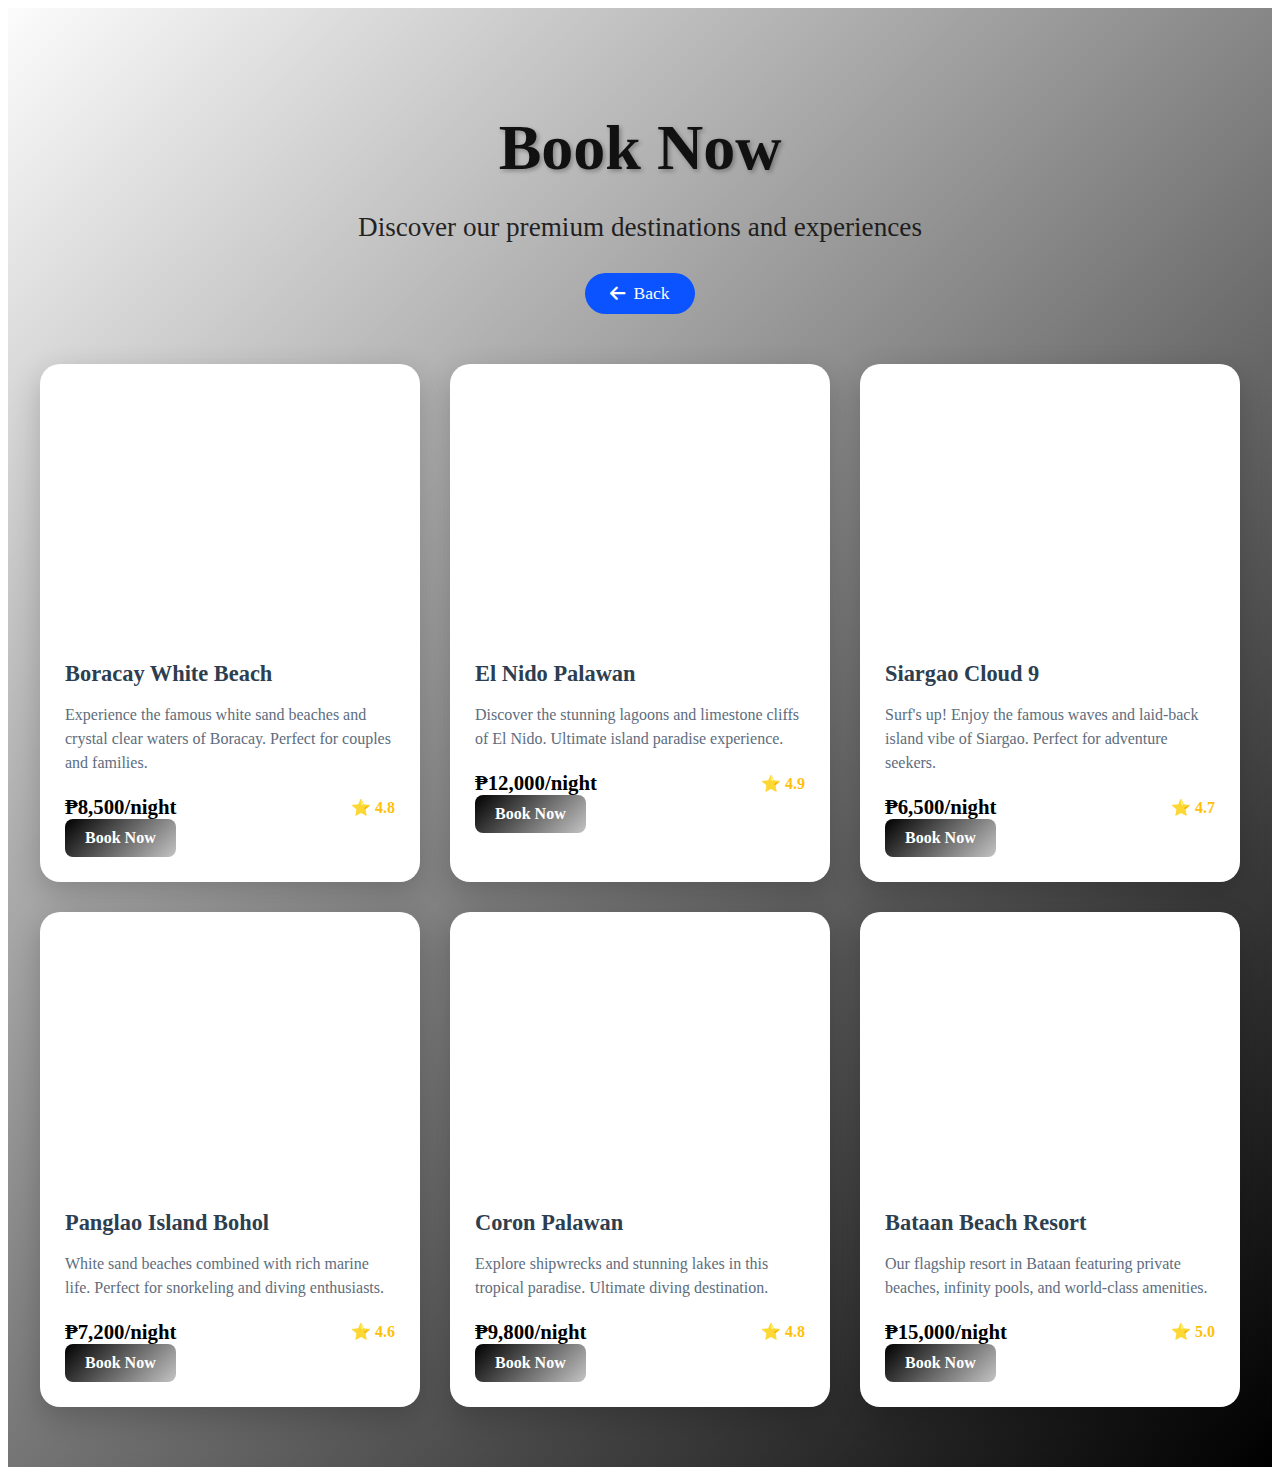
<file: StayBnB/Booking-section.html>
<!DOCTYPE html>
<html lang="en">
<head>
    <meta charset="UTF-8">
    <meta name="viewport" content="width=device-width, initial-scale=1.0">
    <title>Excellive Exclusive Gallery</title>
    <link rel="stylesheet" href="https://cdnjs.cloudflare.com/ajax/libs/font-awesome/6.4.0/css/all.min.css">
    <style>

       /* Gallery Section */
       
.gallery-section {
    padding: 60px 20px;
    background: linear-gradient(135deg, #fcfcfc 0%, #000000 100%);
    min-height: 100vh;
}

.gallery-container {
    max-width: 1200px;
    margin: 0 auto;
}

.gallery-header {
    text-align: center;
    margin-bottom: 50px;
    color: rgb(17, 17, 17);
}

.gallery-header h1 {
    font-size: 4rem;
    margin-bottom: 15px;
    text-shadow: 2px 2px 4px rgba(0, 0, 0, 0.3);
}

.gallery-header p {
    font-size: 1.7rem;
    opacity: 0.9;
    margin-bottom: 30px;
}

.back-btn {
    display: inline-flex;
    align-items: center;
    color: white;
    text-decoration: none;
    font-size: 1.1rem;
    padding: 10px 25px;
      background: rgb(10, 83, 254);
    border-radius: 50px;
    transition: all 0.3s ease;
}

.back-btn:hover {
    transform: translateX(-5px);
      background: rgb(0, 0, 0);
}

.back-btn i {
    margin-right: 8px;
}

/* Gallery Grid */
.gallery-grid {
    display: grid;
    grid-template-columns: repeat(auto-fit, minmax(300px, 1fr));
    gap: 30px;
}

/* Destination Card */
.destination-card {
    background: white;
    border-radius: 20px;
    overflow: hidden;
    box-shadow: 0 10px 30px rgba(0, 0, 0, 0.2);
    transition: transform 0.3s ease, box-shadow 0.3s ease;
    cursor: pointer;
}

.destination-card:hover {
    transform: translateY(-10px);
    box-shadow: 0 20px 40px rgba(0, 0, 0, 0.3);
}

.destination-image {
    height: 250px;
    background-size: cover;
    background-position: center;
    position: relative;
}

.destination-content {
    padding: 25px;
}

.destination-content h3 {
    font-size: 1.4rem;
    color: #2c3e50;
    margin-bottom: 10px;
    font-weight: 600;
}

.destination-content p {
    color: #5d6d7e;
    margin-bottom: 15px;
    line-height: 1.5;
}

.destination-features {
    display: flex;
    justify-content: space-between;
    align-items: center;
    margin-top: 20px;
}

.destination-price {
    font-size: 1.3rem;
    color: #000000;
    font-weight: 700;
}

.destination-rating {
    color: #ffc107;
    font-weight: 600;
}

.book-btn {
    background: linear-gradient(135deg, #000000 0%, #c4c4c4 100%);
    color: white;
    border: none;
    padding: 10px 20px;
    border-radius: 8px;
    font-weight: 600;
    cursor: pointer;
    transition: all 0.3s ease;
    text-decoration: none;
    display: inline-block;
}

.book-btn:hover {
    transform: translateY(-2px);
    box-shadow: 0 5px 15px rgba(0, 0, 0, 0.2);
}

/* Responsive */
@media (max-width: 768px) {
    .gallery-section {
        padding: 40px 15px;
    }
    
    .gallery-header h1 {
        font-size: 2.2rem;
    }
    
    .gallery-grid {
        grid-template-columns: 1fr;
    }
}
    </style>
</head>
<body>
    <section class="gallery-section">
        <div class="gallery-container">
            <div class="gallery-header">
                <h1>Book Now</h1>
                <p>Discover our premium destinations and experiences</p>
                <a href="exclusive folder/exlusivegallerypage.html" class="back-btn">
                    <i class="fas fa-arrow-left"></i> Back
                </a>
            </div>

                    <div class="gallery-grid">
                        <!-- Beach Resort 1 -->
                    <div class="destination-card">
                        <a href="boracay-resort.html" class="destination-link"></a>
                        <div class="destination-image" style="background-image: url('https://images.unsplash.com/photo-1507525428034-b723cf961d3e?ixlib=rb-4.0.3&auto=format&fit=crop&w=800&q=80');"></div>
                        <div class="destination-content">
                            <h3>Boracay White Beach</h3>
                            <p>Experience the famous white sand beaches and crystal clear waters of Boracay. Perfect for couples and families.</p>
                            <div class="destination-features">
                                <div class="destination-price">₱8,500/night</div>
                                <div class="destination-rating">⭐ 4.8</div>
                            </div>
                            <a href="booking.html?resort=boracay" class="book-btn">Book Now</a>
                        </div>
                    </div>

                    <!-- Beach Resort 2 -->
                    <div class="destination-card">
                        <a href="elnido-resort.html" class="destination-link"></a>
                        <div class="destination-image" style="background-image: url('https://images.unsplash.com/photo-1519046904884-53103b34b206?ixlib=rb-4.0.3&auto=format&fit=crop&w=800&q=80');"></div>
                        <div class="destination-content">
                            <h3>El Nido Palawan</h3>
                            <p>Discover the stunning lagoons and limestone cliffs of El Nido. Ultimate island paradise experience.</p>
                            <div class="destination-features">
                                <div class="destination-price">₱12,000/night</div>
                                <div class="destination-rating">⭐ 4.9</div>
                            </div>
                            <a href="booking.html?resort=elnido" class="book-btn">Book Now</a>
                        </div>
                    </div>

                    <!-- Beach Resort 3 -->
                    <div class="destination-card">
                        <a href="siargao-resort.html" class="destination-link"></a>
                        <div class="destination-image" style="background-image: url('https://images.unsplash.com/photo-1552733407-5d5c46c3bb3b?ixlib=rb-4.0.3&auto=format&fit=crop&w=800&q=80');"></div>
                        <div class="destination-content">
                            <h3>Siargao Cloud 9</h3>
                            <p>Surf's up! Enjoy the famous waves and laid-back island vibe of Siargao. Perfect for adventure seekers.</p>
                            <div class="destination-features">
                                <div class="destination-price">₱6,500/night</div>
                                <div class="destination-rating">⭐ 4.7</div>
                            </div>
                            <a href="booking.html?resort=siargao" class="book-btn">Book Now</a>
                        </div>
                    </div>

                    <!-- Beach Resort 4 -->
                    <div class="destination-card">
                        <a href="panglao-resort.html" class="destination-link"></a>
                        <div class="destination-image" style="background-image: url('https://images.unsplash.com/photo-1566073771259-6a8506099945?ixlib=rb-4.0.3&auto=format&fit=crop&w=800&q=80');"></div>
                        <div class="destination-content">
                            <h3>Panglao Island Bohol</h3>
                            <p>White sand beaches combined with rich marine life. Perfect for snorkeling and diving enthusiasts.</p>
                            <div class="destination-features">
                                <div class="destination-price">₱7,200/night</div>
                                <div class="destination-rating">⭐ 4.6</div>
                            </div>
                            <a href="booking.html?resort=panglao" class="book-btn">Book Now</a>
                        </div>
                    </div>

                    <!-- Beach Resort 5 -->
                    <div class="destination-card">
                        <a href="coron-resort.html" class="destination-link"></a>
                        <div class="destination-image" style="background-image: url('https://images.unsplash.com/photo-1544551763-46a013bb70d5?ixlib=rb-4.0.3&auto=format&fit=crop&w=800&q=80');"></div>
                        <div class="destination-content">
                            <h3>Coron Palawan</h3>
                            <p>Explore shipwrecks and stunning lakes in this tropical paradise. Ultimate diving destination.</p>
                            <div class="destination-features">
                                <div class="destination-price">₱9,800/night</div>
                                <div class="destination-rating">⭐ 4.8</div>
                            </div>
                            <a href="booking.html?resort=coron" class="book-btn">Book Now</a>
                        </div>
                    </div>

                    <!-- Beach Resort 6 -->
                    <div class="destination-card">
                        <a href="bataan-resort.html" class="destination-link"></a>
                        <div class="destination-image" style="background-image: url('https://images.unsplash.com/photo-1573843981267-be1999ff37cd?ixlib=rb-4.0.3&auto=format&fit=crop&w=800&q=80');"></div>
                        <div class="destination-content">
                            <h3>Bataan Beach Resort</h3>
                            <p>Our flagship resort in Bataan featuring private beaches, infinity pools, and world-class amenities.</p>
                            <div class="destination-features">
                                <div class="destination-price">₱15,000/night</div>
                                <div class="destination-rating">⭐ 5.0</div>
                            </div>
                            <a href="booking.html?resort=bataan" class="book-btn">Book Now</a>
                        </div>
                    </div>
                </div>
            </div>
        </div>
    </section>
</body>
</html>
</file>
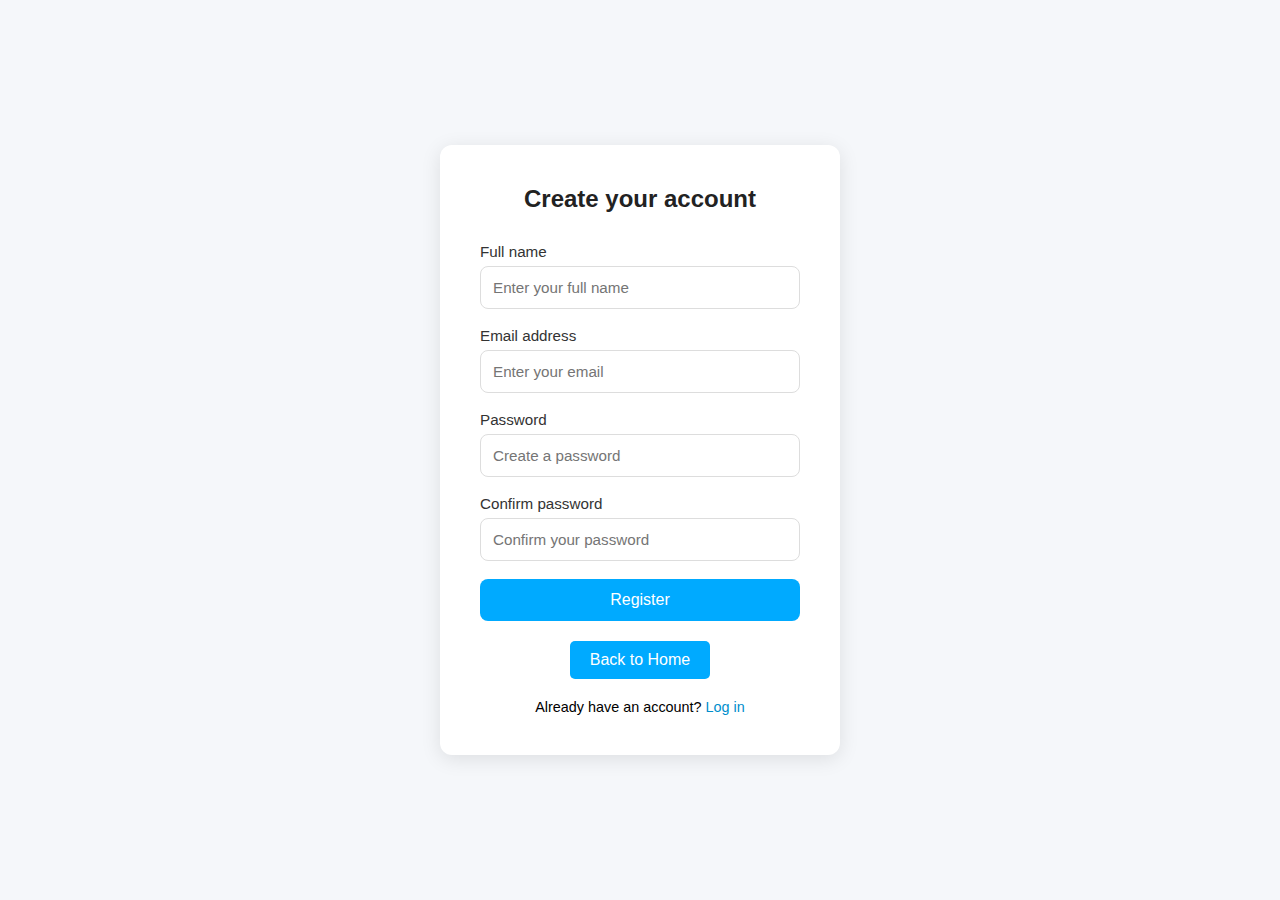
<file: StayBnB/register.html>
<!DOCTYPE html>
<html lang="en">
<head>
  <meta charset="UTF-8">
  <meta name="viewport" content="width=device-width, initial-scale=1.0">
  <title>Register - StayBnB</title>
  <link rel="stylesheet" href="register.css">
</head>
<body>
  <div class="container">
    <h2>Create your account</h2>
    <form id="registerForm">
      <label for="fullname">Full name</label>
      <input type="text" id="fullname" placeholder="Enter your full name" required>

      <label for="email">Email address</label>
      <input type="email" id="email" placeholder="Enter your email" required>

      <label for="password">Password</label>
      <input type="password" id="password" placeholder="Create a password" required>

      <label for="confirm">Confirm password</label>
      <input type="password" id="confirm" placeholder="Confirm your password" required>

      <button type="submit">Register</button>

      <a href="index.html" class="back-btn"> <i class="fas fa-arrow-left"></i> Back to Home</a>

      <div class="login-link">
        Already have an account? <a href="login.html">Log in</a>
      </div>
    </form>
  </div>
  

  <script>
    // Simple front-end validation
    document.getElementById("registerForm").addEventListener("submit", function(event){
      event.preventDefault();

      const password = document.getElementById("password").value;
      const confirm = document.getElementById("confirm").value;

      if(password !== confirm) {
        alert("Passwords do not match!");
        return;
      }

      alert("Registration successful! (Demo only)");
      window.location.href = "index.html"; // redirect to homepage
    });
  </script>
</body>
</html>
</file>
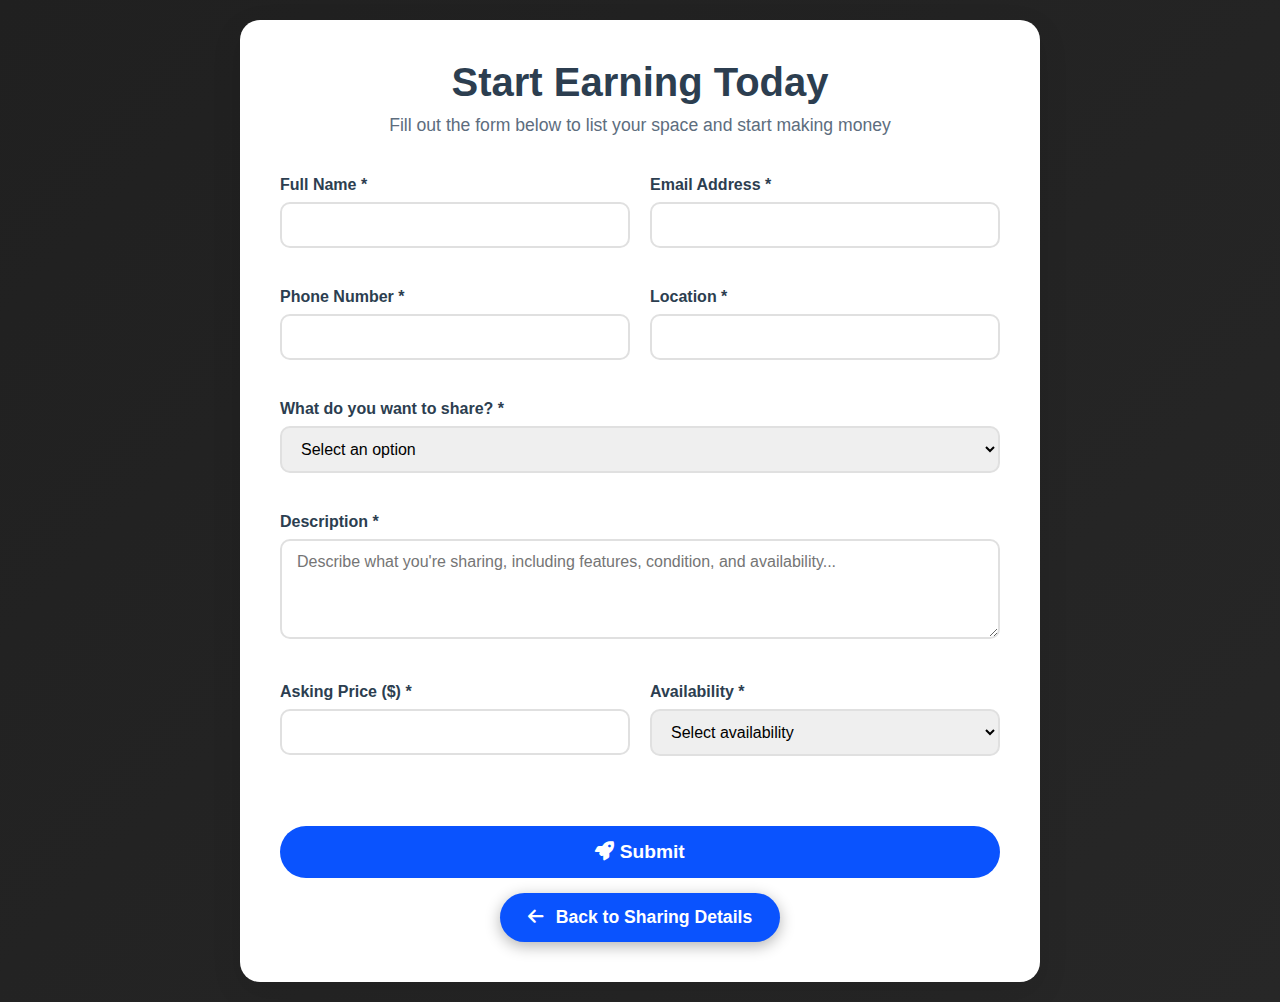
<file: StayBnB/RegistrationForSharing.html>
<!DOCTYPE html>
<html lang="en">
<head>
    <meta charset="UTF-8">
    <meta name="viewport" content="width=device-width, initial-scale=1.0">
    <title>Register - Sharing Is Earning</title>
    <link rel="stylesheet" href="https://cdnjs.cloudflare.com/ajax/libs/font-awesome/6.4.0/css/all.min.css">
    <style>
        * {
            margin: 0;
            padding: 0;
            box-sizing: border-box;
            font-family: 'Segoe UI', Tahoma, Geneva, Verdana, sans-serif;
        }

        body {
            background: linear-gradient(135deg, #202020 0%, #272727 100%);
            color: #333;
            min-height: 100vh;
            padding: 20px;
        }

        .container {
            max-width: 800px;
            margin: 0 auto;
        }

        /* Back Button */
        .back-btn {
            display: block;
            width: fit-content;
            margin: 0 auto;
            background: rgb(10, 83, 254);
            color: white;
            padding: 14px 28px;
            border-radius: 50px;
            text-decoration: none;
            font-weight: 600;
            font-size: 1.1rem;
            margin-top: 15px;
            transition: all 0.3s ease;
            box-shadow: 0 4px 15px rgba(0, 0, 0, 0.3);
            border: none;
            cursor: pointer;
            text-align: center;
        }

        .back-btn:hover {
            transform: translateX(-5px);
           background: rgb(0, 50, 167);
        }

        .back-btn i {
            margin-right: 8px;
        }

        /* Registration Form */
        .registration-form {
            background: white;
            border-radius: 20px;
            padding: 40px;
            box-shadow: 0 10px 30px rgba(0, 0, 0, 0.1);
        }

        .form-header {
            text-align: center;
            margin-bottom: 40px;
        }

        .form-header h1 {
            color: #2c3e50;
            font-size: 2.5rem;
            margin-bottom: 10px;
        }

        .form-header p {
            color: #5d6d7e;
            font-size: 1.1rem;
        }

        .form-grid {
            display: grid;
            grid-template-columns: 1fr 1fr;
            gap: 20px;
            margin-bottom: 30px;
        }

        .form-group {
            margin-bottom: 20px;
        }

        .form-group.full-width {
            grid-column: 1 / -1;
        }

        label {
            display: block;
            margin-bottom: 8px;
            font-weight: 600;
            color: #2c3e50;
        }

        .form-control {
            width: 100%;
            padding: 12px 15px;
            border: 2px solid #e0e0e0;
            border-radius: 10px;
            font-size: 1rem;
            transition: border-color 0.3s ease;
        }

        .form-control:focus {
            outline: none;
            border-color: #667eea;
        }

        select.form-control {
            cursor: pointer;
        }

        textarea.form-control {
            resize: vertical;
            min-height: 100px;
        }

        .submit-btn {
            background: rgb(10, 83, 254);
            color: white;
            border: none;
            padding: 15px 40px;
            border-radius: 50px;
            font-size: 1.2rem;
            font-weight: 600;
            cursor: pointer;
            transition: all 0.3s ease;
            width: 100%;
            margin-top: 20px;
        }

        .submit-btn:hover {
            transform: translateY(-3px);
            box-shadow: 0 10px 25px rgba(0, 0, 0, 0.2);
        }

        /* Responsive */
        @media (max-width: 768px) {
            .form-grid {
                grid-template-columns: 1fr;
            }
            
            .registration-form {
                padding: 30px 20px;
            }
            
            .form-header h1 {
                font-size: 2rem;
            }
        }
    </style>
</head>
<body>
    <div class="container">
        <!-- Registration Form -->
        <div class="registration-form">
            <div class="form-header">
                <h1>Start Earning Today</h1>
                <p>Fill out the form below to list your space and start making money</p>
            </div>

            <form id="registrationForm">
                <div class="form-grid">
                    <div class="form-group">
                        <label for="fullName">Full Name *</label>
                        <input type="text" id="fullName" class="form-control" required>
                    </div>

                    <div class="form-group">
                        <label for="email">Email Address *</label>
                        <input type="email" id="email" class="form-control" required>
                    </div>

                    <div class="form-group">
                        <label for="phone">Phone Number *</label>
                        <input type="tel" id="phone" class="form-control" required>
                    </div>

                    <div class="form-group">
                        <label for="location">Location *</label>
                        <input type="text" id="location" class="form-control" required>
                    </div>

                    <div class="form-group full-width">
                        <label for="shareType">What do you want to share? *</label>
                        <select id="shareType" class="form-control" required>
                            <option value="">Select an option</option>
                            <option value="room">Extra Room</option>
                            <option value="parking">Parking Space</option>
                            <option value="storage">Storage Area</option>
                            <option value="vehicle">Vehicle</option>
                            <option value="equipment">Equipment/Tools</option>
                            <option value="other">Other</option>
                        </select>
                    </div>

                    <div class="form-group full-width">
                        <label for="description">Description *</label>
                        <textarea id="description" class="form-control" placeholder="Describe what you're sharing, including features, condition, and availability..." required></textarea>
                    </div>

                    <div class="form-group">
                        <label for="price">Asking Price ($) *</label>
                        <input type="number" id="price" class="form-control" min="1" required>
                    </div>

                    <div class="form-group">
                        <label for="availability">Availability *</label>
                        <select id="availability" class="form-control" required>
                            <option value="">Select availability</option>
                            <option value="full-time">Full Time</option>
                            <option value="weekdays">Weekdays Only</option>
                            <option value="weekends">Weekends Only</option>
                            <option value="flexible">Flexible</option>
                        </select>
                    </div>
                </div>

                <button type="submit" class="submit-btn">
                    <i class="fas fa-rocket"></i> Submit
                </button>

                  <!-- Back Button -->
                <a href="sharing-details.html" class="back-btn">
            <i class="fas fa-arrow-left"></i> Back to Sharing Details
                 </a>
            </form>
        </div>
    </div>

    <script>
        document.getElementById('registrationForm').addEventListener('submit', function(e) {
            e.preventDefault();
            
            // Get form data
            const formData = {
                fullName: document.getElementById('fullName').value,
                email: document.getElementById('email').value,
                phone: document.getElementById('phone').value,
                location: document.getElementById('location').value,
                shareType: document.getElementById('shareType').value,
                description: document.getElementById('description').value,
                price: document.getElementById('price').value,
                availability: document.getElementById('availability').value
            };

            // Here you would typically send data to your backend/database
            console.log('Form submitted:', formData);
            
            // Show success message
            alert('Thank you! Your submission has been received. We will contact you within 24 hours.');
            
            // Reset form
            this.reset();
        });
    </script>
</body>
</html>
</file>
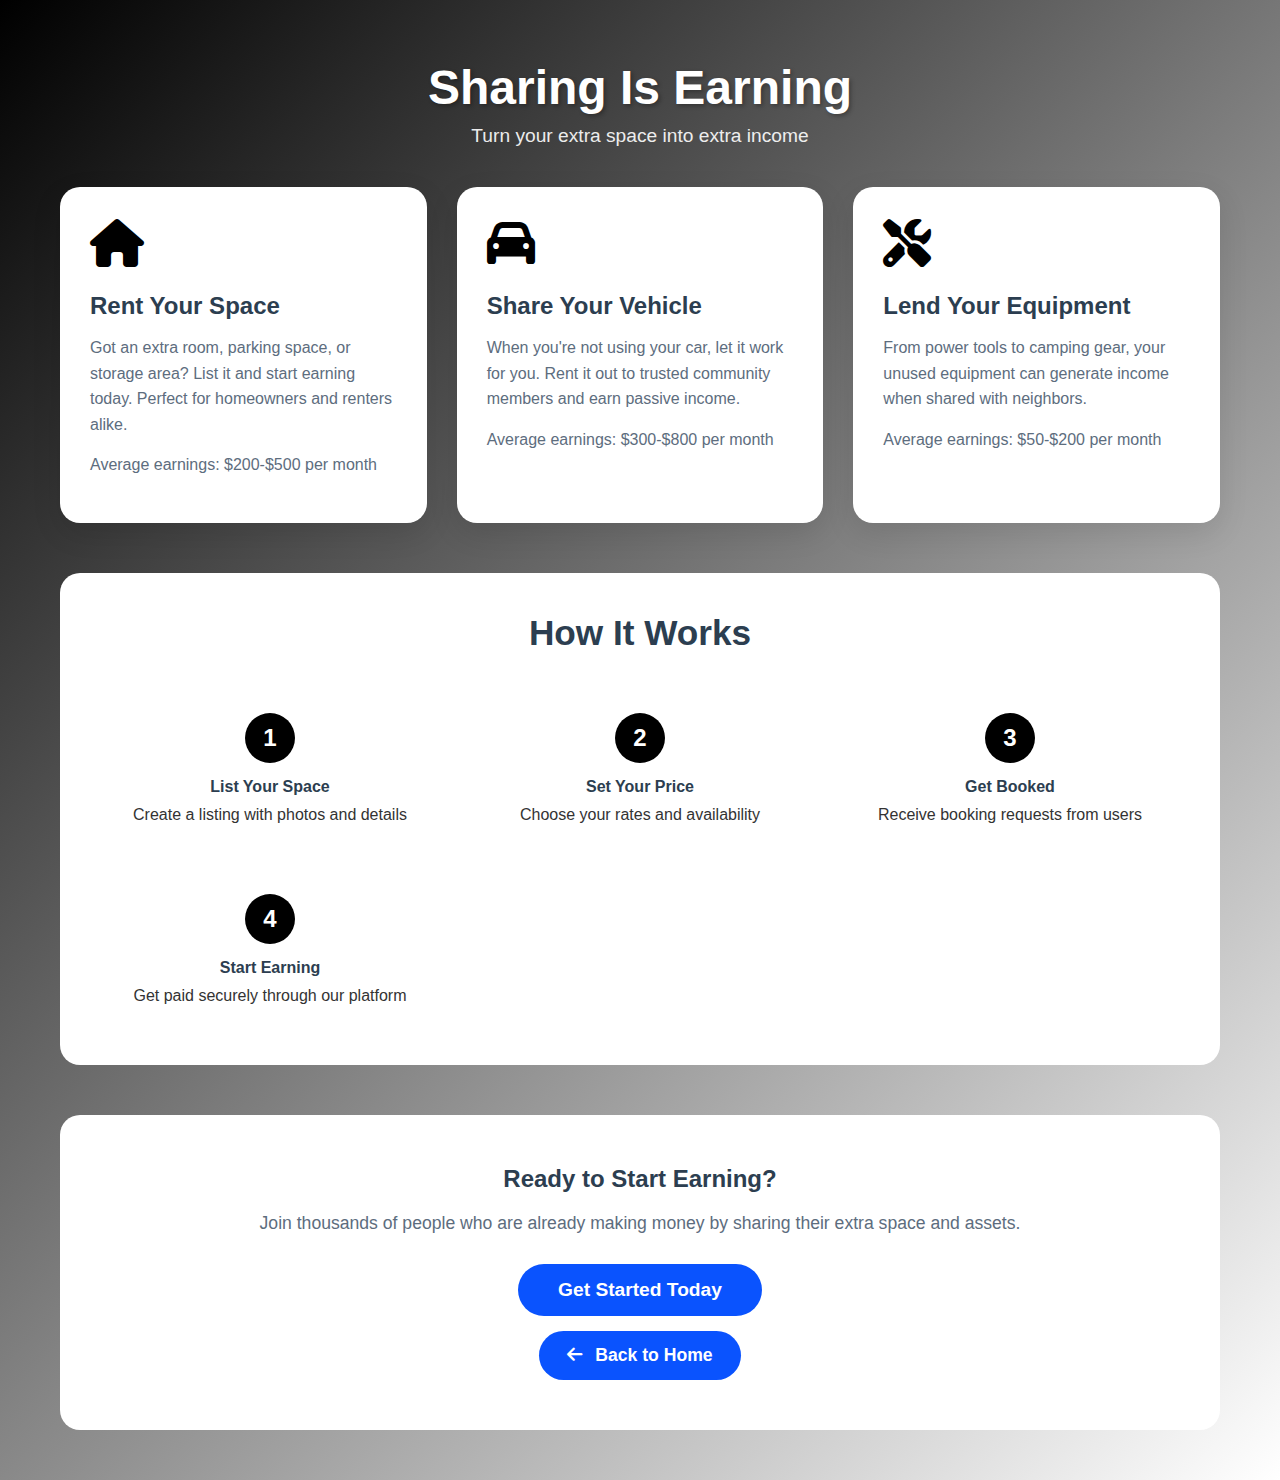
<file: StayBnB/Sharing-details.html>
<!DOCTYPE html>
<html lang="en">
<head>
    <meta charset="UTF-8">
    <meta name="viewport" content="width=device-width, initial-scale=1.0">
    <title>Sharing Is Earning - Registration</title>
    <link rel="stylesheet" href="https://cdnjs.cloudflare.com/ajax/libs/font-awesome/6.4.0/css/all.min.css">
    <style>
        * {
            margin: 0;
            padding: 0;
            box-sizing: border-box;
            font-family: 'Segoe UI', Tahoma, Geneva, Verdana, sans-serif;
        }

        body {
            background: linear-gradient(135deg, #000000 0%, #ffffff 100%);
            color: #333;
            min-height: 100vh;
        }

        .container {
            max-width: 1200px;
            margin: 0 auto;
            padding: 20px;
        }

        /* Header */
        .header {
            text-align: center;
            padding: 40px 0;
            color: white;
        }

        .header h1 {
            font-size: 3rem;
            margin-bottom: 10px;
            text-shadow: 2px 2px 4px rgba(0, 0, 0, 0.3);
        }

        .header p {
            font-size: 1.2rem;
            opacity: 0.9;
        }

        /* Back Button */
        .back-btn {
            display: block;
            width: fit-content;
            margin: 0 auto;
            background: rgb(10, 83, 254);
            color: white;
            padding: 14px 28px;
            border-radius: 50px;
            text-decoration: none;
            font-weight: 600;
            font-size: 1.1rem;
            margin-top: 15px;
            transition: all 0.3s ease;
            border: none;
            cursor: pointer;
            text-align: center;
        }

        .back-btn:hover {
            transform: translateX(-5px);
            background: rgba(0, 0, 0, 0.3);
        }

        .back-btn i {
            margin-right: 8px;
        }

        /* Content Cards */
        .content-grid {
            display: grid;
            grid-template-columns: repeat(auto-fit, minmax(350px, 1fr));
            gap: 30px;
            margin-bottom: 50px;
        }

        .content-card {
            background: white;
            border-radius: 20px;
            padding: 30px;
            box-shadow: 0 10px 30px rgba(0, 0, 0, 0.1);
            transition: transform 0.3s ease;
        }

        .content-card:hover {
            transform: translateY(-5px);
        }

        .card-icon {
            font-size: 3rem;
            color: #000000;
            margin-bottom: 20px;
        }

        .content-card h3 {
            font-size: 1.5rem;
            margin-bottom: 15px;
            color: #2c3e50;
        }

        .content-card p {
            color: #5d6d7e;
            line-height: 1.6;
            margin-bottom: 15px;
        }

        /* How It Works Section */
        .steps-section {
            background: white;
            border-radius: 20px;
            padding: 40px;
            margin-bottom: 50px;
        }

        .steps-section h2 {
            text-align: center;
            margin-bottom: 40px;
            color: #2c3e50;
            font-size: 2.2rem;
        }

        .steps-grid {
            display: grid;
            grid-template-columns: repeat(auto-fit, minmax(250px, 1fr));
            gap: 30px;
        }

        .step {
            text-align: center;
            padding: 20px;
        }

        .step-number {
            background: #000000;
            color: white;
            width: 50px;
            height: 50px;
            border-radius: 50%;
            display: flex;
            align-items: center;
            justify-content: center;
            margin: 0 auto 15px;
            font-size: 1.5rem;
            font-weight: bold;
        }

        .step h4 {
            margin-bottom: 10px;
            color: #2c3e50;
        }

        /* CTA Section */
        .cta-section {
            text-align: center;
            background: white;
            border-radius: 20px;
            padding: 50px;
            margin-bottom: 30px;
        }

        .cta-section h2 {
            margin-bottom: 20px;
            color: #2c3e50;
        }

        .cta-section p {
            margin-bottom: 30px;
            color: #5d6d7e;
            font-size: 1.1rem;
        }

        .cta-btn {
              background: rgb(10, 83, 254);
            color: white;
            border: none;
            padding: 15px 40px;
            border-radius: 50px;
            font-size: 1.2rem;
            font-weight: 600;
            cursor: pointer;
            transition: all 0.3s ease;
            text-decoration: none;
            display: inline-block;
        }

        .cta-btn:hover {
            transform: translateY(-3px);
            box-shadow: 0 10px 25px rgba(0, 0, 0, 0.2);
        }

        /* Responsive */
        @media (max-width: 768px) {
            .header h1 {
                font-size: 2.2rem;
            }
            
            .content-grid {
                grid-template-columns: 1fr;
            }
            
            .steps-grid {
                grid-template-columns: 1fr;
            }
            
            .cta-section {
                padding: 30px 20px;
            }
        }
    </style>
</head>
<body>
    <div class="container">

        <!-- Header -->
        <div class="header">
            <h1>Sharing Is Earning</h1>
            <p>Turn your extra space into extra income</p>
        </div>

        <!-- Content Grid -->
        <div class="content-grid">
            <div class="content-card">
                <div class="card-icon">
                    <i class="fas fa-home"></i>
                </div>
                <h3>Rent Your Space</h3>
                <p>Got an extra room, parking space, or storage area? List it and start earning today. Perfect for homeowners and renters alike.</p>
                <p>Average earnings: $200-$500 per month</p>
            </div>

            <div class="content-card">
                <div class="card-icon">
                    <i class="fas fa-car"></i>
                </div>
                <h3>Share Your Vehicle</h3>
                <p>When you're not using your car, let it work for you. Rent it out to trusted community members and earn passive income.</p>
                <p>Average earnings: $300-$800 per month</p>
            </div>

            <div class="content-card">
                <div class="card-icon">
                    <i class="fas fa-tools"></i>
                </div>
                <h3>Lend Your Equipment</h3>
                <p>From power tools to camping gear, your unused equipment can generate income when shared with neighbors.</p>
                <p>Average earnings: $50-$200 per month</p>
            </div>
        </div>

        <!-- How It Works -->
        <div class="steps-section">
            <h2>How It Works</h2>
            <div class="steps-grid">
                <div class="step">
                    <div class="step-number">1</div>
                    <h4>List Your Space</h4>
                    <p>Create a listing with photos and details</p>
                </div>
                <div class="step">
                    <div class="step-number">2</div>
                    <h4>Set Your Price</h4>
                    <p>Choose your rates and availability</p>
                </div>
                <div class="step">
                    <div class="step-number">3</div>
                    <h4>Get Booked</h4>
                    <p>Receive booking requests from users</p>
                </div>
                <div class="step">
                    <div class="step-number">4</div>
                    <h4>Start Earning</h4>
                    <p>Get paid securely through our platform</p>
                </div>
            </div>
        </div>

        <!-- CTA Section -->
        <div class="cta-section">
            <h2>Ready to Start Earning?</h2>
            <p>Join thousands of people who are already making money by sharing their extra space and assets.</p>
            <a href="RegistrationForSharing.html" class="cta-btn">Get Started Today</a>
               <!-- Back Button -->
        <a href="index.html#SharingSection" class="back-btn">
            <i class="fas fa-arrow-left"></i> Back to Home</a>
        </div>
    </div>
</body>
</html>
</file>
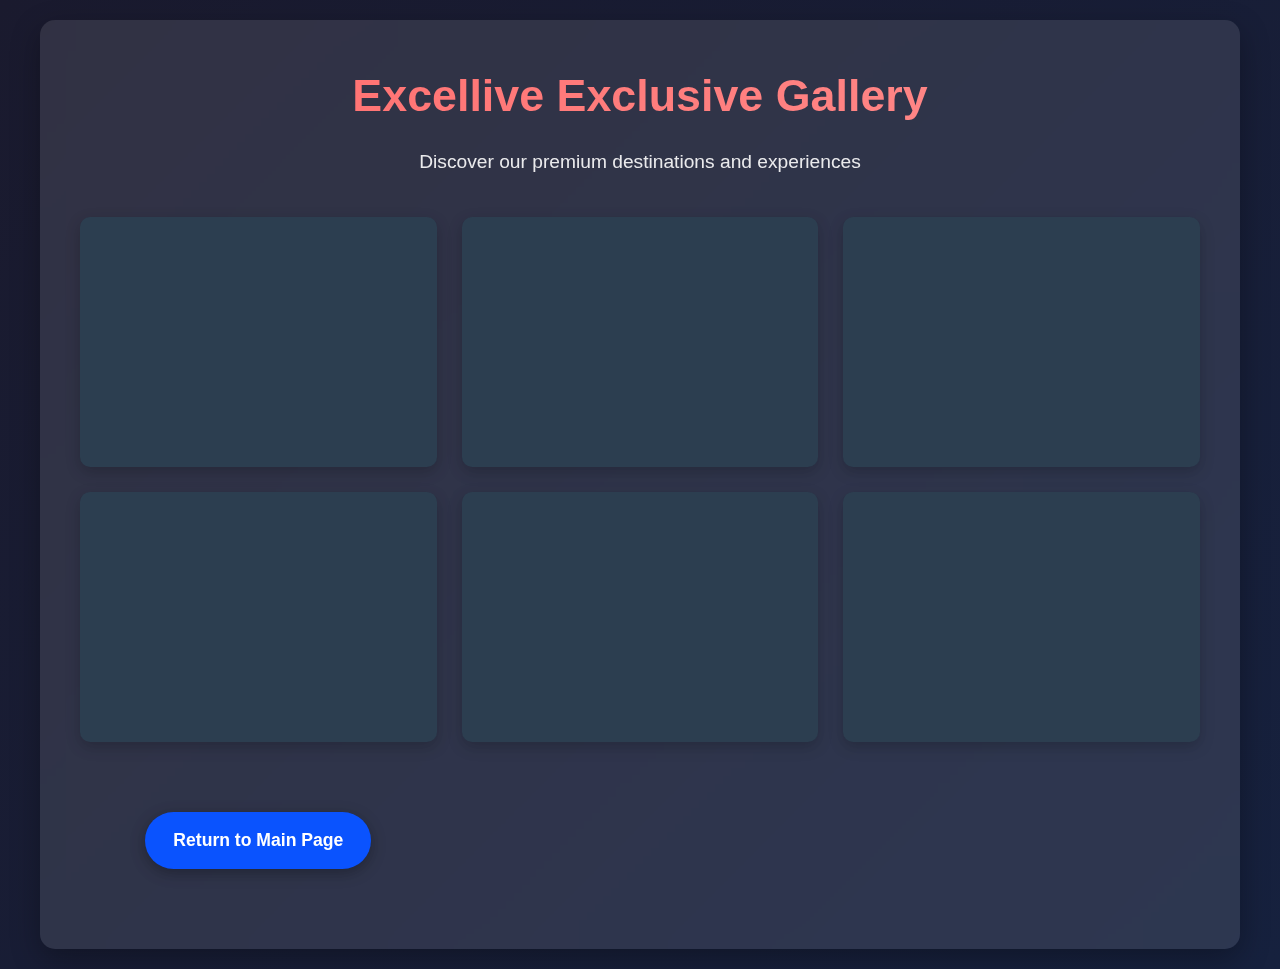
<file: StayBnB/exclusive folder/exlusivegallerypage.html>
<!DOCTYPE html>
<html lang="en">
<head>
    <meta charset="UTF-8">
    <meta name="viewport" content="width=device-width, initial-scale=1.0">
    <title>Excellive Destination - Exclusive Gallery</title>
    <style>
        * {
            margin: 0;
            padding: 0;
            box-sizing: border-box;
            font-family: 'Segoe UI', Tahoma, Geneva, Verdana, sans-serif;
        }
        
        body {
            background: linear-gradient(135deg, #1a1a2e, #16213e);
            color: white;
            line-height: 1.6;
            padding: 20px;
            min-height: 100vh;
        }
        
        .exclusive-container {
            max-width: 1200px;
            margin: 0 auto;
            background: rgba(255, 255, 255, 0.1);
            backdrop-filter: blur(10px);
            border-radius: 15px;
            padding: 40px;
            box-shadow: 0 10px 30px rgba(0, 0, 0, 0.3);
        }
        
        .exclusive-header {
            text-align: center;
            margin-bottom: 40px;
        }
        
        .exclusive-header h1 {
            font-size: 2.8rem;
            margin-bottom: 15px;
            background: linear-gradient(135deg, #ff6b6b, #ff8e8e);
            -webkit-background-clip: text;
            -webkit-text-fill-color: transparent;
        }
        
        .exclusive-header p {
            font-size: 1.2rem;
            opacity: 0.9;
        }
        
        .gallery-container {
            display: grid;
            grid-template-columns: repeat(auto-fill, minmax(300px, 1fr));
            gap: 25px;
            margin-bottom: 40px;
        }
        
        .gallery-item {
            position: relative;
            border-radius: 10px;
            overflow: hidden;
            box-shadow: 0 5px 15px rgba(0, 0, 0, 0.2);
            transition: transform 0.3s ease;
            height: 250px;
            background-color: #2c3e50;
            display: flex;
            align-items: center;
            justify-content: center;
        }
        
        .gallery-item:hover {
            transform: translateY(-5px);
        }
        
        .gallery-image {
            width: 100%;
            height: 100%;
            object-fit: cover;
            transition: transform 0.5s ease;
        }
        
        .gallery-item:hover .gallery-image {
            transform: scale(1.05);
        }
        
        .image-overlay {
            position: absolute;
            bottom: 0;
            left: 0;
            right: 0;
            background: linear-gradient(to top, rgba(0,0,0,0.8), transparent);
            padding: 20px;
            color: white;
            transform: translateY(100%);
            transition: transform 0.3s ease;
        }
        
        .gallery-item:hover .image-overlay {
            transform: translateY(0);
        }
        
        .image-title {
            font-size: 1.2rem;
            font-weight: 600;
            margin-bottom: 5px;
        }
        
        .image-description {
            font-size: 0.9rem;
            opacity: 0.9;
        }
        
        .back-button {
            display: block;
            width: fit-content;
            margin: 0 auto;
            background: rgb(10, 83, 254);
            color: white;
            padding: 14px 28px;
            border-radius: 50px;
            text-decoration: none;
            font-weight: 600;
            font-size: 1.1rem;
            margin-top: 15px;
            transition: all 0.3s ease;
            box-shadow: 0 4px 15px rgba(0, 0, 0, 0.3);
            border: none;
            cursor: pointer;
            text-align: center;
        }
        
        .back-button:hover {
             background: rgb(0, 0, 0);
        }
        
        .center-button {
            text-align: center;
            margin-top: 30px;
        }
        
        @media (max-width: 768px) {
            .gallery-container {
                grid-template-columns: repeat(auto-fill, minmax(250px, 1fr));
            }
        }
        
        @media (max-width: 600px) {
            .exclusive-container {
                padding: 25px;
            }
            
            .exclusive-header h1 {
                font-size: 2.2rem;
            }
            
            .gallery-container {
                grid-template-columns: 1fr;
            }
        }
    </style>
</head>


<body>
    <div class="exclusive-container">
        <header class="exclusive-header">
            <h1>Excellive Exclusive Gallery</h1>
            <p>Discover our premium destinations and experiences</p>
        </header>
        
<div class="gallery-container">
    <div class="gallery-item">
        <a href="../booking-section.html" class="gallery-link">
            <div class="gallery-image" style="background: linear-gradient(135deg, #ff9a9e, #fad0c4);"></div>
            <div class="image-overlay">
                <div class="image-title">Tropical Paradise</div>
                <div class="image-description">Private island resort with crystal clear waters</div>
            </div>
        </a>
    </div>
          
     <div class="gallery-item">
        <a href="../booking-section.html" class="gallery-link">
            <div class="gallery-image" style="background: linear-gradient(135deg, #ff9a9e, #fad0c4);"></div>
            <div class="image-overlay">
                <div class="image-title">Tropical Paradise</div>
                <div class="image-description">Private island resort with crystal clear waters</div>
            </div>
        </a>
    </div>

     <div class="gallery-item">
        <a href="../booking-section.html" class="gallery-link">
            <div class="gallery-image" style="background: linear-gradient(135deg, #ff9a9e, #fad0c4);"></div>
            <div class="image-overlay">
                <div class="image-title">Tropical Paradise</div>
                <div class="image-description">Private island resort with crystal clear waters</div>
            </div>
        </a>
    </div>

     <div class="gallery-item">
        <a href="../booking-section.html" class="gallery-link">
            <div class="gallery-image" style="background: linear-gradient(135deg, #ff9a9e, #fad0c4);"></div>
            <div class="image-overlay">
                <div class="image-title">Tropical Paradise</div>
                <div class="image-description">Private island resort with crystal clear waters</div>
            </div>
        </a>
    </div>

     <div class="gallery-item">
        <a href="../booking-section.html" class="gallery-link">
            <div class="gallery-image" style="background: linear-gradient(135deg, #ff9a9e, #fad0c4);"></div>
            <div class="image-overlay">
                <div class="image-title">Tropical Paradise</div>
                <div class="image-description">Private island resort with crystal clear waters</div>
            </div>
        </a>
    </div>

     <div class="gallery-item">
        <a href="../booking-section.html" class="gallery-link">
            <div class="gallery-image" style="background: linear-gradient(135deg, #ff9a9e, #fad0c4);"></div>
            <div class="image-overlay">
                <div class="image-title">Tropical Paradise</div>
                <div class="image-description">Private island resort with crystal clear waters</div>
            </div>
        </a>
    </div>

        <div class="center-button">
            <a href="../index.html" class="back-button">Return to Main Page</a>
        </div>
    </div>
    
</body>
</html>
</file>
<file: StayBnB/register.css>
/* Global Styles */
* {
  box-sizing: border-box;
  margin: 0;
  padding: 0;
  font-family: "Poppins", sans-serif;
}

body {
  background-color: #f5f7fa;
  display: flex;
  justify-content: center;
  align-items: center;
  height: 100vh;
  padding: 20px;
}

/* Main Container */
.container {
  background: #fff;
  width: 400px;
  max-width: 100%;
  padding: 40px;
  border-radius: 12px;
  box-shadow: 0 4px 20px rgba(0, 0, 0, 0.1);
}

/* Title */
h2 {
  text-align: center;
  margin-bottom: 30px;
  font-weight: 600;
  color: #222;
}

/*Labels & Inputs */
label {
  display: block;
  margin-bottom: 6px;
  font-weight: 500;
  color: #333;
  font-size: 0.95rem;
}

input {
  width: 100%;
  padding: 12px;
  margin-bottom: 18px;
  border: 1px solid #ddd;
  border-radius: 8px;
  font-size: 0.95rem;
  outline: none;
  transition: 0.2s ease;
}

input:focus {
  border-color: #00aaff;
  box-shadow: 0 0 4px rgba(0, 170, 255, 0.5);
}

/* Button */
button {
  width: 100%;
  padding: 12px;
  background-color: #00aaff;
  color: #fff;
  border: none;
  border-radius: 8px;
  font-size: 1rem;
  font-weight: 500;
  cursor: pointer;
  transition: 0.3s;
}

button:hover {
  background-color: #008ecc;
}

/* ✅ Login Link */
.login-link {
  text-align: center;
  margin-top: 15px;
  font-size: 0.9rem;
}

.login-link a {
  color: #008ecc;
  text-decoration: none;
  font-weight: 500;
}

.login-link a:hover {
  text-decoration: underline;
}


.back-btn {
    display: block;
    width: fit-content;
    margin: 20px auto;
    text-align: center;
    padding: 10px 20px;
    background-color: #00aaff;
    color: white;
    text-decoration: none;
    border-radius: 5px;
    transition: all 0.3s ease;
}

.back-btn:hover {
    background-color: #5a6268;
    transform: translateY(-2px);
}


@media (max-width: 768px) {
  body {
    padding: 40px 20px;
    height: auto;
  }

  .container {
    width: 100%;
    padding: 30px 20px;
    box-shadow: none;
  }

  h2 {
    font-size: 1.5rem;
  }

  input, button {
    font-size: 1rem;
  }
}

@media (max-width: 480px) {
  .container {
    padding: 25px 15px;
  }

  h2 {
    font-size: 1.3rem;
  }

  label {
    font-size: 0.9rem;
  }

  input, button {
    font-size: 0.9rem;
    padding: 10px;
  }

  .login-link {
    font-size: 0.85rem;
  }
}
</file>
